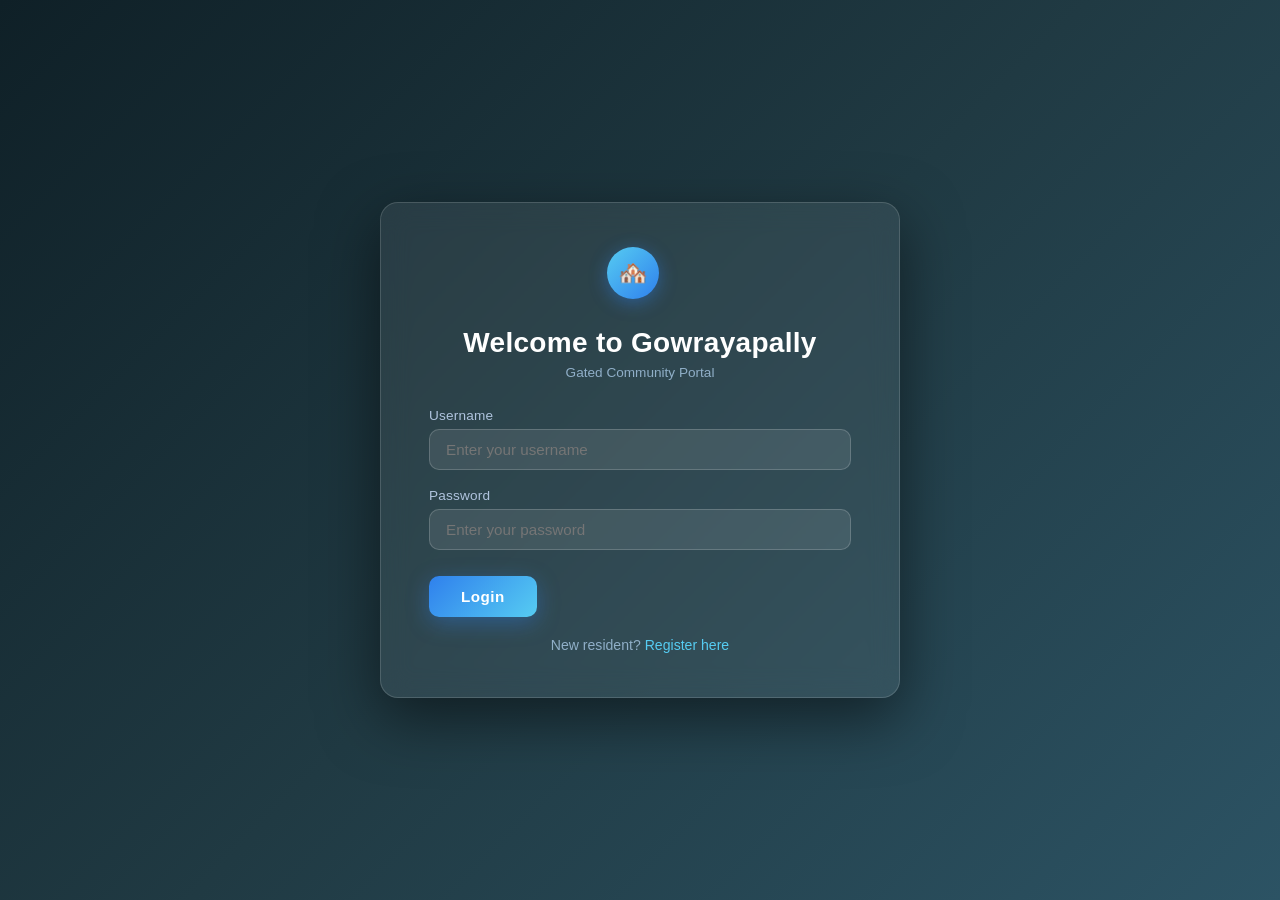
<file: src/main/webapp/index.html>
<!DOCTYPE html>
<html>
<head>
  <meta charset="UTF-8">
  <meta name="viewport" content="width=device-width, initial-scale=1.0">
  <title>Gowrayapally Gated Community</title>
  <link rel="stylesheet" href="style.css">
</head>
<body>
  <div class="card">
    <div class="brand-logo">
      <div class="logo-icon">🏘️</div>
    </div>
    <div class="page-title">
      <h1>Welcome to Gowrayapally</h1>
      <span>Gated Community Portal</span>
    </div>

    <form action="login" method="post">
      <div class="form-group">
        <label for="username">Username</label>
        <input type="text" id="username" name="username" placeholder="Enter your username">
      </div>
      <div class="form-group">
        <label for="password">Password</label>
        <input type="password" id="password" name="password" placeholder="Enter your password">
      </div>
      <input type="submit" value="Login">
    </form>

    <p class="link-line">New resident? <a href="register.html">Register here</a></p>
  </div>
</body>
</html>
</file>
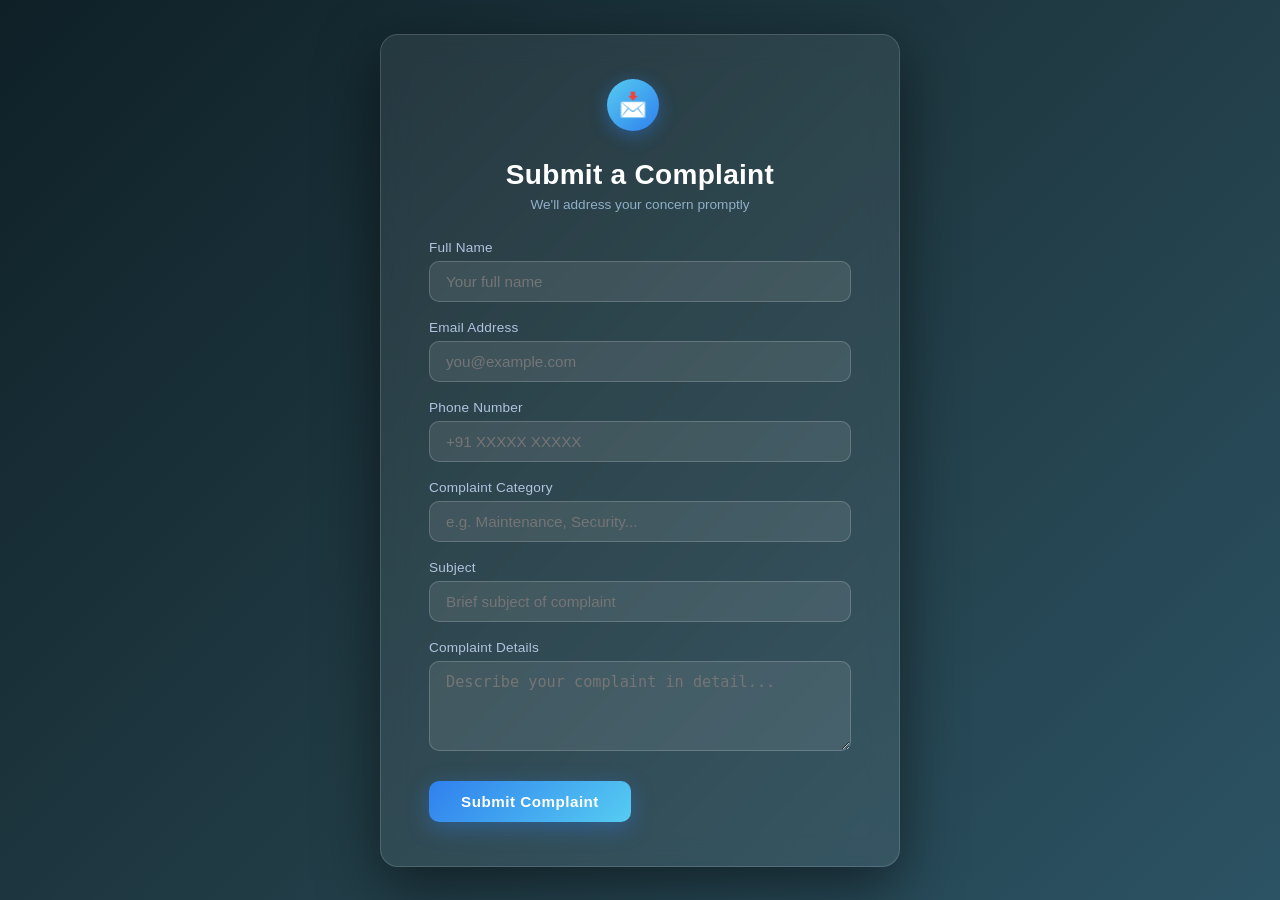
<file: src/main/webapp/complaint.html>
<!DOCTYPE html>
<html>
<head>
  <meta charset="UTF-8">
  <meta name="viewport" content="width=device-width, initial-scale=1.0">
  <title>Submit Complaint — Gated Community</title>
  <link rel="stylesheet" href="style.css">
</head>
<body>
  <div class="card">
    <div class="brand-logo">
      <div class="logo-icon">📩</div>
    </div>
    <div class="page-title">
      <h1>Submit a Complaint</h1>
      <span>We'll address your concern promptly</span>
    </div>

    <form action="complaint" method="post">
      <div class="form-group">
        <label for="fullName">Full Name</label>
        <input type="text" id="fullName" name="fullName" placeholder="Your full name">
      </div>
      <div class="form-group">
        <label for="email">Email Address</label>
        <input type="text" id="email" name="email" placeholder="you@example.com">
      </div>
      <div class="form-group">
        <label for="phoneNumber">Phone Number</label>
        <input type="text" id="phoneNumber" name="phoneNumber" placeholder="+91 XXXXX XXXXX">
      </div>
      <div class="form-group">
        <label for="category">Complaint Category</label>
        <input type="text" id="category" name="category" placeholder="e.g. Maintenance, Security...">
      </div>
      <div class="form-group">
        <label for="subject">Subject</label>
        <input type="text" id="subject" name="subject" placeholder="Brief subject of complaint">
      </div>
      <div class="form-group">
        <label for="complaintDetails">Complaint Details</label>
        <textarea id="complaintDetails" name=". " placeholder="Describe your complaint in detail..."></textarea>
      </div>
      <input type="submit" value="Submit Complaint">
    </form>
  </div>
</body>
</html>
</file>
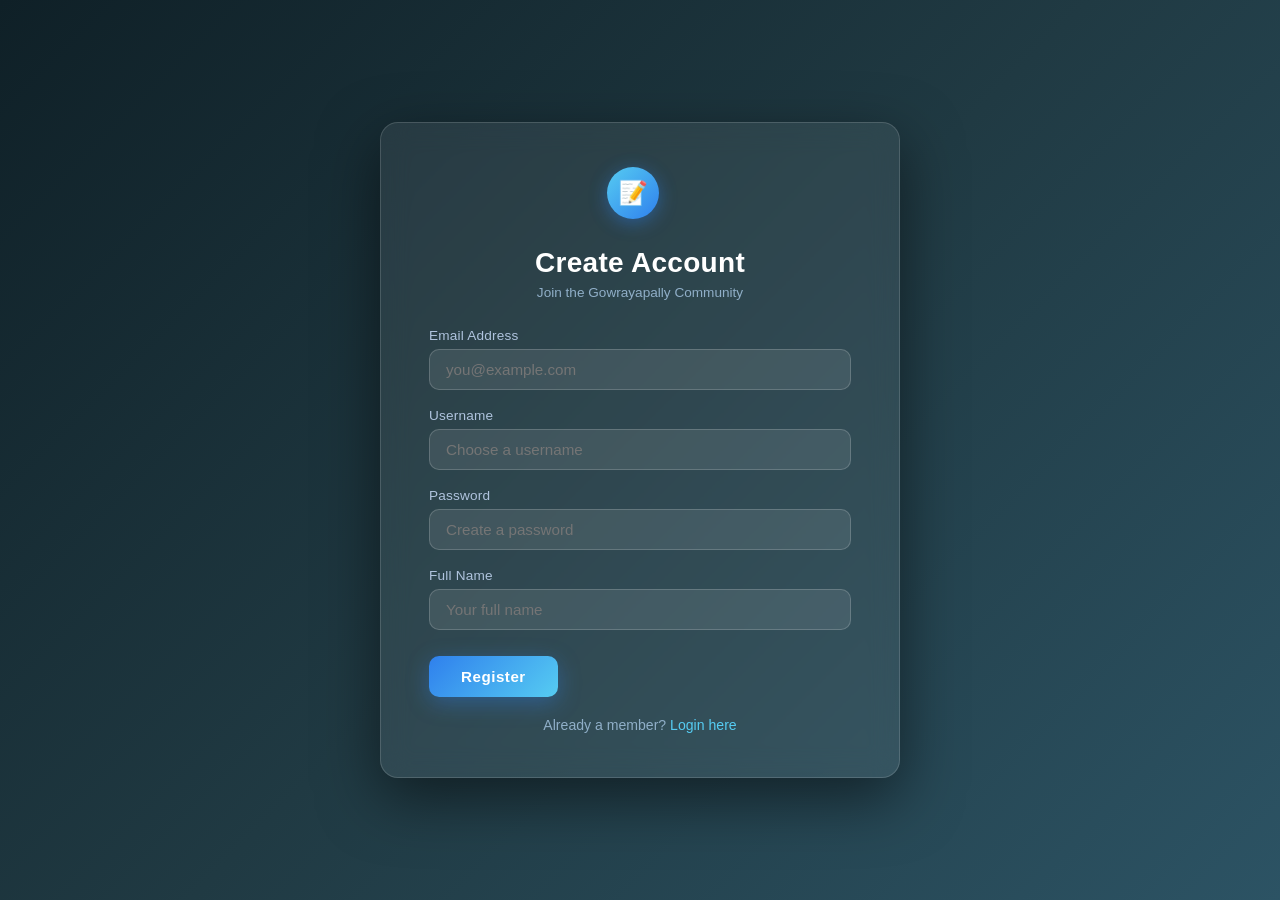
<file: src/main/webapp/register.html>
<!DOCTYPE html>
<html>
<head>
  <meta charset="UTF-8">
  <meta name="viewport" content="width=device-width, initial-scale=1.0">
  <title>Register — Gated Community</title>
  <link rel="stylesheet" href="style.css">
</head>
<body>
  <div class="card">
    <div class="brand-logo">
      <div class="logo-icon">📝</div>
    </div>
    <div class="page-title">
      <h1>Create Account</h1>
      <span>Join the Gowrayapally Community</span>
    </div>

    <form action="register" method="post">
      <div class="form-group">
        <label for="email">Email Address</label>
        <input type="text" id="email" name="email" placeholder="you@example.com">
      </div>
      <div class="form-group">
        <label for="username">Username</label>
        <input type="text" id="username" name="username" placeholder="Choose a username">
      </div>
      <div class="form-group">
        <label for="password">Password</label>
        <input type="password" id="password" name="password" placeholder="Create a password">
      </div>
      <div class="form-group">
        <label for="fullname">Full Name</label>
        <input type="text" id="fullname" name="fullname" placeholder="Your full name">
      </div>
      <input type="submit" value="Register">
    </form>

    <p class="link-line">Already a member? <a href="index.html">Login here</a></p>
  </div>
</body>
</html>
</file>
<file: src/main/webapp/style.css>
/* ============================================================
   Gowrayapally Gated Community — Global Stylesheet
   ============================================================ */

/* ---------- Reset & Base ---------- */
*, *::before, *::after {
  box-sizing: border-box;
  margin: 0;
  padding: 0;
}

body {
  font-family: 'Segoe UI', Tahoma, Geneva, Verdana, sans-serif;
  background: linear-gradient(135deg, #0f2027, #203a43, #2c5364);
  min-height: 100vh;
  display: flex;
  flex-direction: column;
  align-items: center;
  justify-content: center;
  color: #e0e0e0;
  padding: 30px 16px;
}

/* ---------- Card Container ---------- */
.card {
  background: rgba(255, 255, 255, 0.07);
  backdrop-filter: blur(14px);
  -webkit-backdrop-filter: blur(14px);
  border: 1px solid rgba(255, 255, 255, 0.15);
  border-radius: 18px;
  padding: 44px 48px;
  width: 100%;
  max-width: 520px;
  box-shadow: 0 20px 60px rgba(0, 0, 0, 0.5);
  animation: fadeSlideUp 0.55s cubic-bezier(0.22, 1, 0.36, 1) both;
}

.card-wide {
  max-width: 920px;
}

@keyframes fadeSlideUp {
  from { opacity: 0; transform: translateY(32px); }
  to   { opacity: 1; transform: translateY(0); }
}

/* ---------- Logo / Header Badge ---------- */
.brand-logo {
  display: flex;
  align-items: center;
  justify-content: center;
  margin-bottom: 28px;
}

.brand-logo .logo-icon {
  width: 52px;
  height: 52px;
  background: linear-gradient(135deg, #56ccf2, #2f80ed);
  border-radius: 50%;
  display: flex;
  align-items: center;
  justify-content: center;
  font-size: 24px;
  margin-right: 14px;
  box-shadow: 0 4px 18px rgba(47, 128, 237, 0.45);
  flex-shrink: 0;
}

/* ---------- Headings ---------- */
h1, h2, h3, h4 {
  color: #ffffff;
  letter-spacing: 0.3px;
}

h1 {
  font-size: 1.75rem;
  margin-bottom: 6px;
}

h2 {
  font-size: 1.25rem;
  margin-bottom: 18px;
  color: #b0c4de;
}

h3 {
  font-size: 1.1rem;
  color: #56ccf2;
  margin-bottom: 10px;
}

.page-title {
  text-align: center;
  margin-bottom: 28px;
}

.page-title span {
  display: block;
  font-size: 0.85rem;
  color: #90afc8;
  margin-top: 4px;
  font-weight: 400;
}

/* ---------- Form Layout ---------- */
.form-group {
  margin-bottom: 18px;
}

label {
  display: block;
  margin-bottom: 6px;
  font-size: 0.85rem;
  color: #b0c4de;
  font-weight: 500;
  letter-spacing: 0.2px;
}

input[type="text"],
input[type="email"],
input[type="password"],
input[type="tel"],
textarea,
select {
  width: 100%;
  padding: 11px 16px;
  background: rgba(255, 255, 255, 0.09);
  border: 1px solid rgba(255, 255, 255, 0.18);
  border-radius: 10px;
  color: #ffffff;
  font-size: 0.95rem;
  transition: border-color 0.25s ease, background 0.25s ease, box-shadow 0.25s ease;
  outline: none;
}

input[type="text"]:focus,
input[type="email"]:focus,
input[type="password"]:focus,
input[type="tel"]:focus,
textarea:focus,
select:focus {
  border-color: #56ccf2;
  background: rgba(86, 204, 242, 0.08);
  box-shadow: 0 0 0 3px rgba(86, 204, 242, 0.18);
}

input[readonly],
input[disabled] {
  background: rgba(255, 255, 255, 0.04);
  color: #90afc8;
  cursor: not-allowed;
}

textarea {
  resize: vertical;
  min-height: 90px;
}

/* ---------- Submit / Action Button ---------- */
input[type="submit"],
button,
.btn {
  display: inline-block;
  margin-top: 8px;
  padding: 12px 32px;
  background: linear-gradient(135deg, #2f80ed, #56ccf2);
  color: #ffffff;
  font-size: 0.95rem;
  font-weight: 600;
  border: none;
  border-radius: 10px;
  cursor: pointer;
  letter-spacing: 0.5px;
  transition: transform 0.18s ease, box-shadow 0.18s ease, filter 0.18s ease;
  box-shadow: 0 6px 22px rgba(47, 128, 237, 0.38);
  text-decoration: none;
}

input[type="submit"]:hover,
button:hover,
.btn:hover {
  transform: translateY(-2px);
  filter: brightness(1.12);
  box-shadow: 0 10px 28px rgba(47, 128, 237, 0.55);
}

input[type="submit"]:active,
button:active,
.btn:active {
  transform: translateY(0);
  filter: brightness(0.95);
}

/* ---------- Links ---------- */
a {
  color: #56ccf2;
  text-decoration: none;
  font-weight: 500;
  transition: color 0.2s ease, text-shadow 0.2s ease;
}

a:hover {
  color: #a8e6f5;
  text-shadow: 0 0 8px rgba(86, 204, 242, 0.5);
}

.link-line {
  margin-top: 20px;
  font-size: 0.88rem;
  color: #90afc8;
  text-align: center;
}

/* ---------- Alert / Status Messages ---------- */
.alert {
  padding: 14px 18px;
  border-radius: 10px;
  margin-bottom: 20px;
  font-size: 0.9rem;
  animation: fadeIn 0.4s ease;
}

.alert-error {
  background: rgba(235, 87, 87, 0.18);
  border: 1px solid rgba(235, 87, 87, 0.4);
  color: #f4a6a6;
}

.alert-success {
  background: rgba(39, 174, 96, 0.18);
  border: 1px solid rgba(39, 174, 96, 0.4);
  color: #a6f4c5;
}

.alert-info {
  background: rgba(86, 204, 242, 0.12);
  border: 1px solid rgba(86, 204, 242, 0.3);
  color: #b0e6f8;
}

@keyframes fadeIn {
  from { opacity: 0; } to { opacity: 1; }
}

/* ---------- Dashboard Nav Cards (Admin / Resident) ---------- */
.dashboard-grid {
  display: grid;
  grid-template-columns: repeat(auto-fit, minmax(200px, 1fr));
  gap: 20px;
  margin-top: 28px;
}

.nav-card {
  background: rgba(255, 255, 255, 0.07);
  border: 1px solid rgba(255, 255, 255, 0.12);
  border-radius: 14px;
  padding: 28px 20px;
  text-align: center;
  transition: transform 0.22s ease, background 0.22s ease, box-shadow 0.22s ease;
  cursor: pointer;
  text-decoration: none;
  display: block;
  color: #e0e0e0;
}

.nav-card:hover {
  transform: translateY(-5px);
  background: rgba(86, 204, 242, 0.1);
  box-shadow: 0 12px 34px rgba(47, 128, 237, 0.3);
  color: #ffffff;
  text-shadow: none;
}

.nav-card .nav-icon {
  font-size: 2.2rem;
  margin-bottom: 12px;
  display: block;
}

.nav-card .nav-label {
  font-size: 0.95rem;
  font-weight: 600;
}

/* ---------- Tables ---------- */
.table-wrapper {
  overflow-x: auto;
  border-radius: 14px;
  margin-top: 20px;
}

table {
  width: 100%;
  border-collapse: collapse;
  font-size: 0.9rem;
}

thead tr {
  background: linear-gradient(135deg, #2f80ed, #56ccf2);
}

thead th {
  padding: 13px 16px;
  text-align: left;
  color: #ffffff;
  font-weight: 600;
  letter-spacing: 0.3px;
  white-space: nowrap;
}

tbody tr {
  border-bottom: 1px solid rgba(255, 255, 255, 0.07);
  transition: background 0.18s ease;
}

tbody tr:hover {
  background: rgba(86, 204, 242, 0.07);
}

tbody td {
  padding: 12px 16px;
  color: #d0dce8;
  vertical-align: middle;
}

/* ---------- Status Badges ---------- */
.badge {
  display: inline-block;
  padding: 4px 12px;
  border-radius: 20px;
  font-size: 0.78rem;
  font-weight: 600;
  letter-spacing: 0.3px;
}

.badge-pending {
  background: rgba(242, 153, 74, 0.2);
  color: #f2994a;
  border: 1px solid rgba(242, 153, 74, 0.4);
}

.badge-inprogress {
  background: rgba(86, 204, 242, 0.15);
  color: #56ccf2;
  border: 1px solid rgba(86, 204, 242, 0.3);
}

.badge-resolved {
  background: rgba(39, 174, 96, 0.15);
  color: #6fcf97;
  border: 1px solid rgba(39, 174, 96, 0.3);
}

/* Table action links — base */
td a {
  display: inline-block;
  padding: 6px 14px;
  border-radius: 8px;
  font-size: 0.8rem;
  font-weight: 600;
  border: 1px solid rgba(86, 204, 242, 0.35);
  background: rgba(86, 204, 242, 0.08);
  color: #56ccf2;
  transition: all 0.2s ease;
  text-decoration: none;
  white-space: nowrap;
}

td a:hover {
  background: rgba(86, 204, 242, 0.22);
  box-shadow: 0 4px 14px rgba(86, 204, 242, 0.25);
  transform: translateY(-1px);
  text-shadow: none;
}

td a + a {
  margin-left: 6px;
}

/* Withdraw — red danger button */
td a.btn-danger {
  border-color: rgba(235, 87, 87, 0.45);
  background: rgba(235, 87, 87, 0.1);
  color: #f4a6a6;
}

td a.btn-danger:hover {
  background: rgba(235, 87, 87, 0.25);
  box-shadow: 0 4px 14px rgba(235, 87, 87, 0.3);
  color: #ffcfcf;
}

/* Update complaint — amber/yellow button */
td a.btn-warning {
  border-color: rgba(242, 201, 76, 0.45);
  background: rgba(242, 201, 76, 0.1);
  color: #f2c94c;
}

td a.btn-warning:hover {
  background: rgba(242, 201, 76, 0.22);
  box-shadow: 0 4px 14px rgba(242, 201, 76, 0.3);
  color: #ffe58a;
}

/* Update Status (admin) — green button */
td a.btn-success {
  border-color: rgba(39, 174, 96, 0.45);
  background: rgba(39, 174, 96, 0.1);
  color: #6fcf97;
}

td a.btn-success:hover {
  background: rgba(39, 174, 96, 0.22);
  box-shadow: 0 4px 14px rgba(39, 174, 96, 0.3);
  color: #a6f4c5;
}

/* ---------- Status Dropdown ---------- */
select.status-select {
  width: 100%;
  padding: 11px 16px;
  background: rgba(255, 255, 255, 0.09);
  border: 1px solid rgba(255, 255, 255, 0.18);
  border-radius: 10px;
  color: #ffffff;
  font-size: 0.95rem;
  transition: border-color 0.25s ease, background 0.25s ease, box-shadow 0.25s ease;
  outline: none;
  cursor: pointer;
  appearance: none;
  -webkit-appearance: none;
  background-image: url("data:image/svg+xml,%3Csvg xmlns='http://www.w3.org/2000/svg' width='12' height='8' viewBox='0 0 12 8'%3E%3Cpath fill='%2356ccf2' d='M1 1l5 5 5-5'/%3E%3C/svg%3E");
  background-repeat: no-repeat;
  background-position: right 14px center;
  padding-right: 38px;
}

select.status-select:focus {
  border-color: #56ccf2;
  background-color: rgba(86, 204, 242, 0.08);
  box-shadow: 0 0 0 3px rgba(86, 204, 242, 0.18);
}

select.status-select option {
  background: #1a2a3a;
  color: #e0e0e0;
}

/* ---------- Info Row (readonly field strip) ---------- */
.info-strip {
  background: rgba(255, 255, 255, 0.04);
  border: 1px solid rgba(255, 255, 255, 0.08);
  border-radius: 10px;
  padding: 10px 16px;
  display: flex;
  flex-direction: column;
  gap: 2px;
}

.info-strip .info-label {
  font-size: 0.75rem;
  color: #90afc8;
  font-weight: 500;
  text-transform: uppercase;
  letter-spacing: 0.4px;
}

.info-strip .info-value {
  font-size: 0.95rem;
  color: #d0dce8;
  font-weight: 400;
}

/* ---------- Divider ---------- */
.divider {
  height: 1px;
  background: rgba(255, 255, 255, 0.1);
  margin: 22px 0;
}

/* ---------- Welcome Greeting ---------- */
.welcome-name {
  color: #56ccf2;
}

/* ---------- Responsive ---------- */
@media (max-width: 600px) {
  .card {
    padding: 30px 22px;
  }
  h1 { font-size: 1.4rem; }
}
</file>
